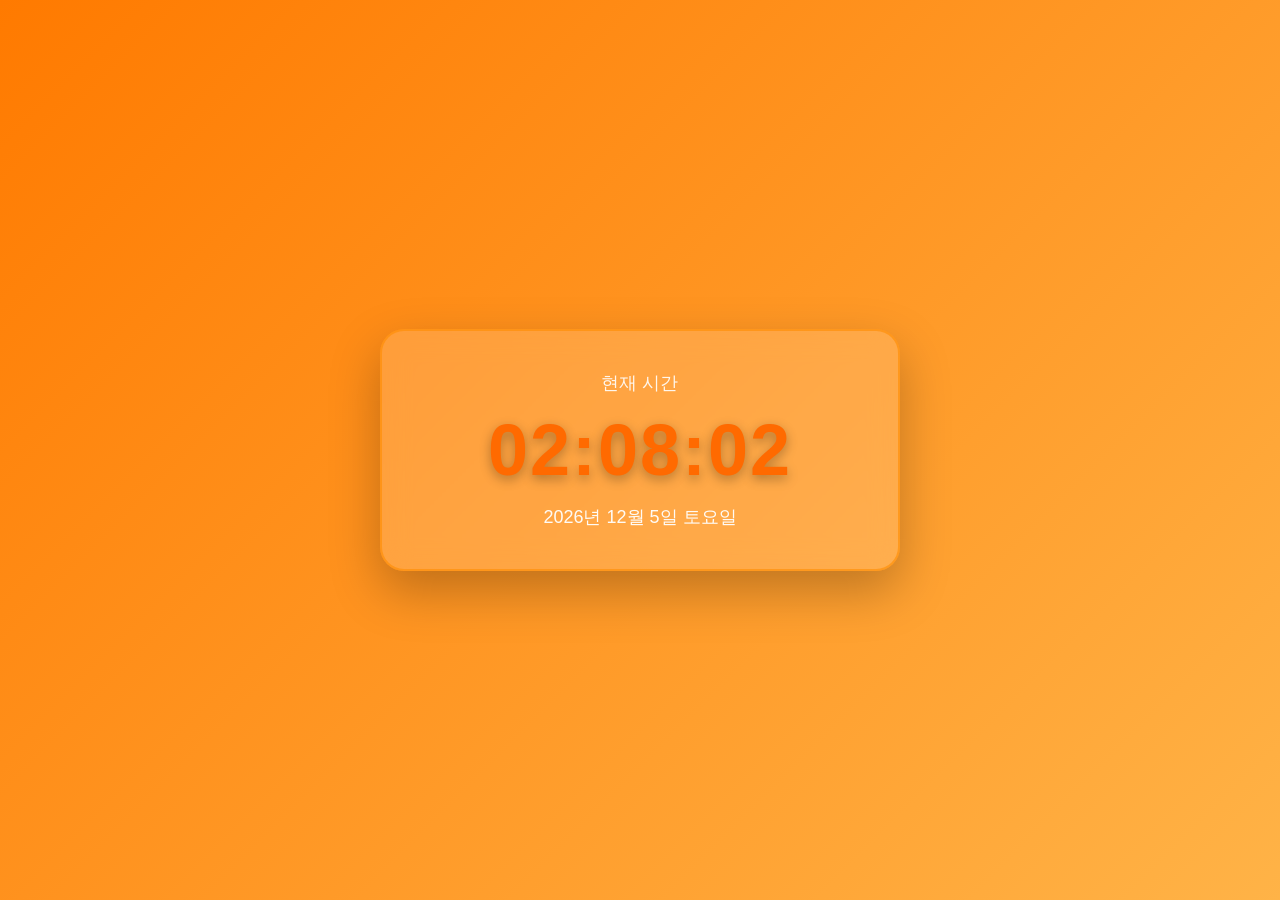
<file: front/index.html>
<!DOCTYPE html>
<html lang="ko">
<head>
  <meta charset="UTF-8" />
  <meta name="viewport" content="width=device-width, initial-scale=1.0" />
  <title>현재 시계</title>
  <style>
    * {
      box-sizing: border-box;
    }

    body {
      margin: 0;
      min-height: 100vh;
      display: flex;
      align-items: center;
      justify-content: center;
      background: linear-gradient(135deg, #ff7a00, #ffb347);
      font-family: -apple-system, BlinkMacSystemFont, "Segoe UI", Roboto, sans-serif;
      color: #ffffff;
    }

    .clock-card {
      width: min(90vw, 520px);
      padding: 40px 28px;
      text-align: center;
      border-radius: 24px;
      background: rgba(255, 255, 255, 0.15);
      backdrop-filter: blur(14px);
      box-shadow: 0 20px 50px rgba(0, 0, 0, 0.25);
      border: 2px solid rgba(255, 140, 0, 0.6);
    }

    .label {
      font-size: 18px;
      opacity: 0.9;
      margin-bottom: 14px;
    }

    .time {
      font-size: clamp(42px, 10vw, 72px);
      font-weight: 700;
      letter-spacing: 2px;
      margin: 0;
      color: #ff6a00;
      text-shadow: 0 4px 12px rgba(0,0,0,0.3);
    }

    .date {
      margin-top: 14px;
      font-size: 18px;
      opacity: 0.95;
    }
  </style>
</head>
<body>
  <div class="clock-card">
    <div class="label">현재 시간</div>
    <h1 class="time" id="time">00:00:00</h1>
    <div class="date" id="date">날짜를 불러오는 중...</div>
  </div>

  <script>
    function updateClock() {
      const now = new Date();

      const time = now.toLocaleTimeString('ko-KR', {
        hour12: false,
        hour: '2-digit',
        minute: '2-digit',
        second: '2-digit'
      });

      const date = now.toLocaleDateString('ko-KR', {
        year: 'numeric',
        month: 'long',
        day: 'numeric',
        weekday: 'long'
      });

      document.getElementById('time').textContent = time;
      document.getElementById('date').textContent = date;
    }

    updateClock();
    setInterval(updateClock, 1000);
  </script>
</body>
</html>
</file>
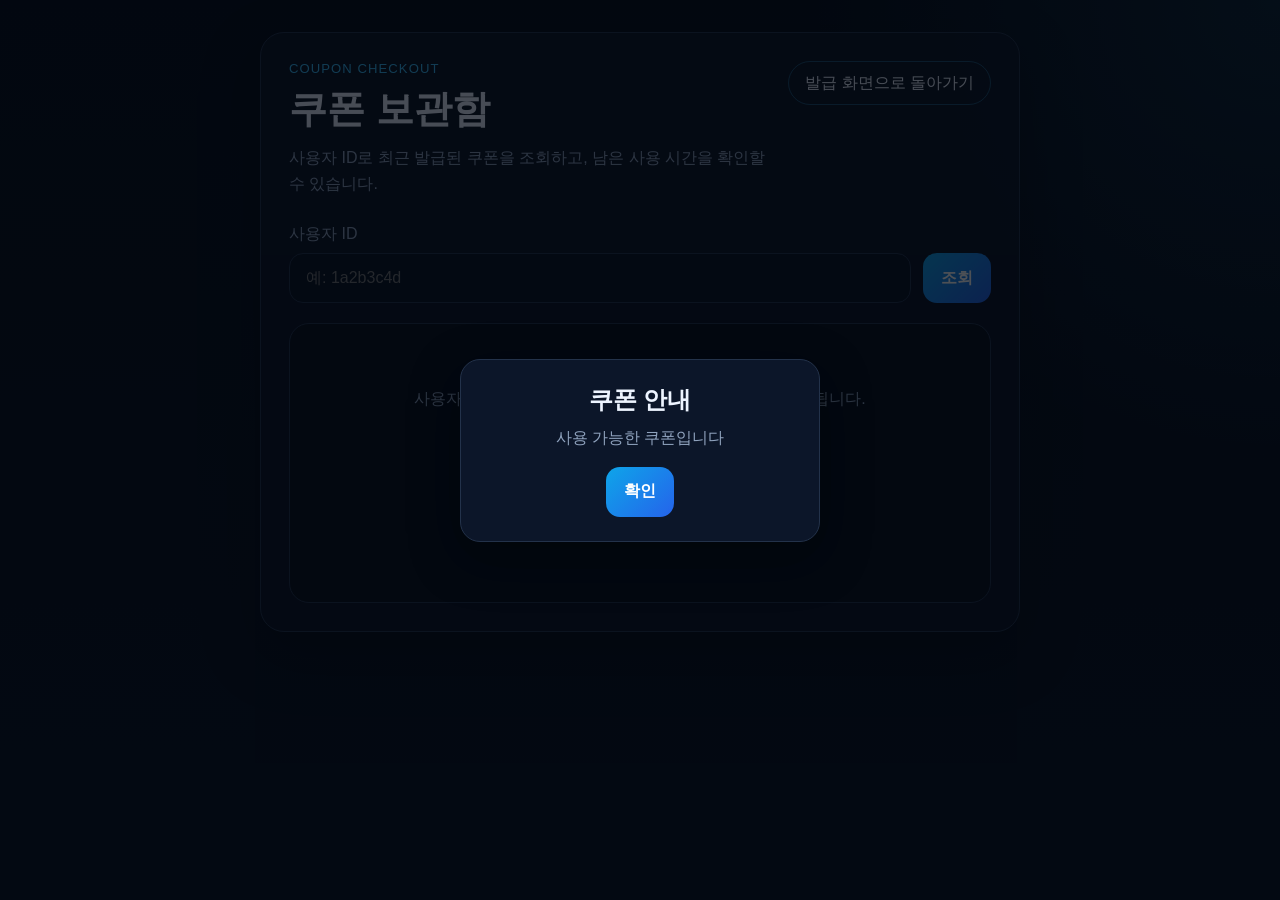
<file: mini-redis-coupon/frontend/coupon-checkout/index.html>
<!DOCTYPE html>
<html lang="ko">
<head>
    <meta charset="UTF-8">
    <meta name="viewport" content="width=device-width, initial-scale=1.0">
    <title>쿠폰 보관함</title>
    <link rel="stylesheet" href="../wg/coupon-checkout.css">
</head>
<body>
    <main class="checkout-shell">
        <section class="checkout-card">
            <header class="checkout-header">
                <div>
                    <p class="eyebrow">Coupon Checkout</p>
                    <h1>쿠폰 보관함</h1>
                    <p class="description">사용자 ID로 최근 발급된 쿠폰을 조회하고, 남은 사용 시간을 확인할 수 있습니다.</p>
                </div>
                <a class="back-link" href="/coupon/">발급 화면으로 돌아가기</a>
            </header>

            <form class="lookup-form" id="lookup-form">
                <label class="field-label" for="user-id-input">사용자 ID</label>
                <div class="lookup-controls">
                    <input id="user-id-input" name="userId" type="text" placeholder="예: 1a2b3c4d" autocomplete="off">
                    <button type="submit" class="primary-button">조회</button>
                </div>
            </form>

            <section class="coupon-panel" id="coupon-panel">
                <div class="empty-state" id="empty-state">사용자 ID를 입력하고 조회하면 보관된 쿠폰 정보가 표시됩니다.</div>

                <div class="coupon-result hidden" id="coupon-result">
                    <div class="status-row">
                        <span class="status-badge" id="status-badge">사용 가능</span>
                        <span class="method-chip" id="method-chip">발급 방식</span>
                    </div>

                    <dl class="coupon-details">
                        <div>
                            <dt>사용자 ID</dt>
                            <dd id="result-user-id">-</dd>
                        </div>
                        <div>
                            <dt>쿠폰 번호</dt>
                            <dd id="result-coupon-id">-</dd>
                        </div>
                        <div>
                            <dt>발급 시각</dt>
                            <dd id="result-issued-at">-</dd>
                        </div>
                        <div>
                            <dt>남은 사용 시간</dt>
                            <dd id="result-remaining">-</dd>
                        </div>
                    </dl>

                    <button type="button" class="use-button" id="use-coupon-button">쿠폰 사용</button>
                </div>
            </section>
        </section>
    </main>

    <div class="modal hidden" id="coupon-modal" role="dialog" aria-modal="true" aria-labelledby="coupon-modal-title">
        <div class="modal-content">
            <h2 id="coupon-modal-title">쿠폰 안내</h2>
            <p>사용 가능한 쿠폰입니다</p>
            <button type="button" class="primary-button" id="close-modal-button">확인</button>
        </div>
    </div>

    <script src="../wg/coupon-storage.js"></script>
    <script src="../wg/coupon-checkout.js"></script>
</body>
</html>
</file>
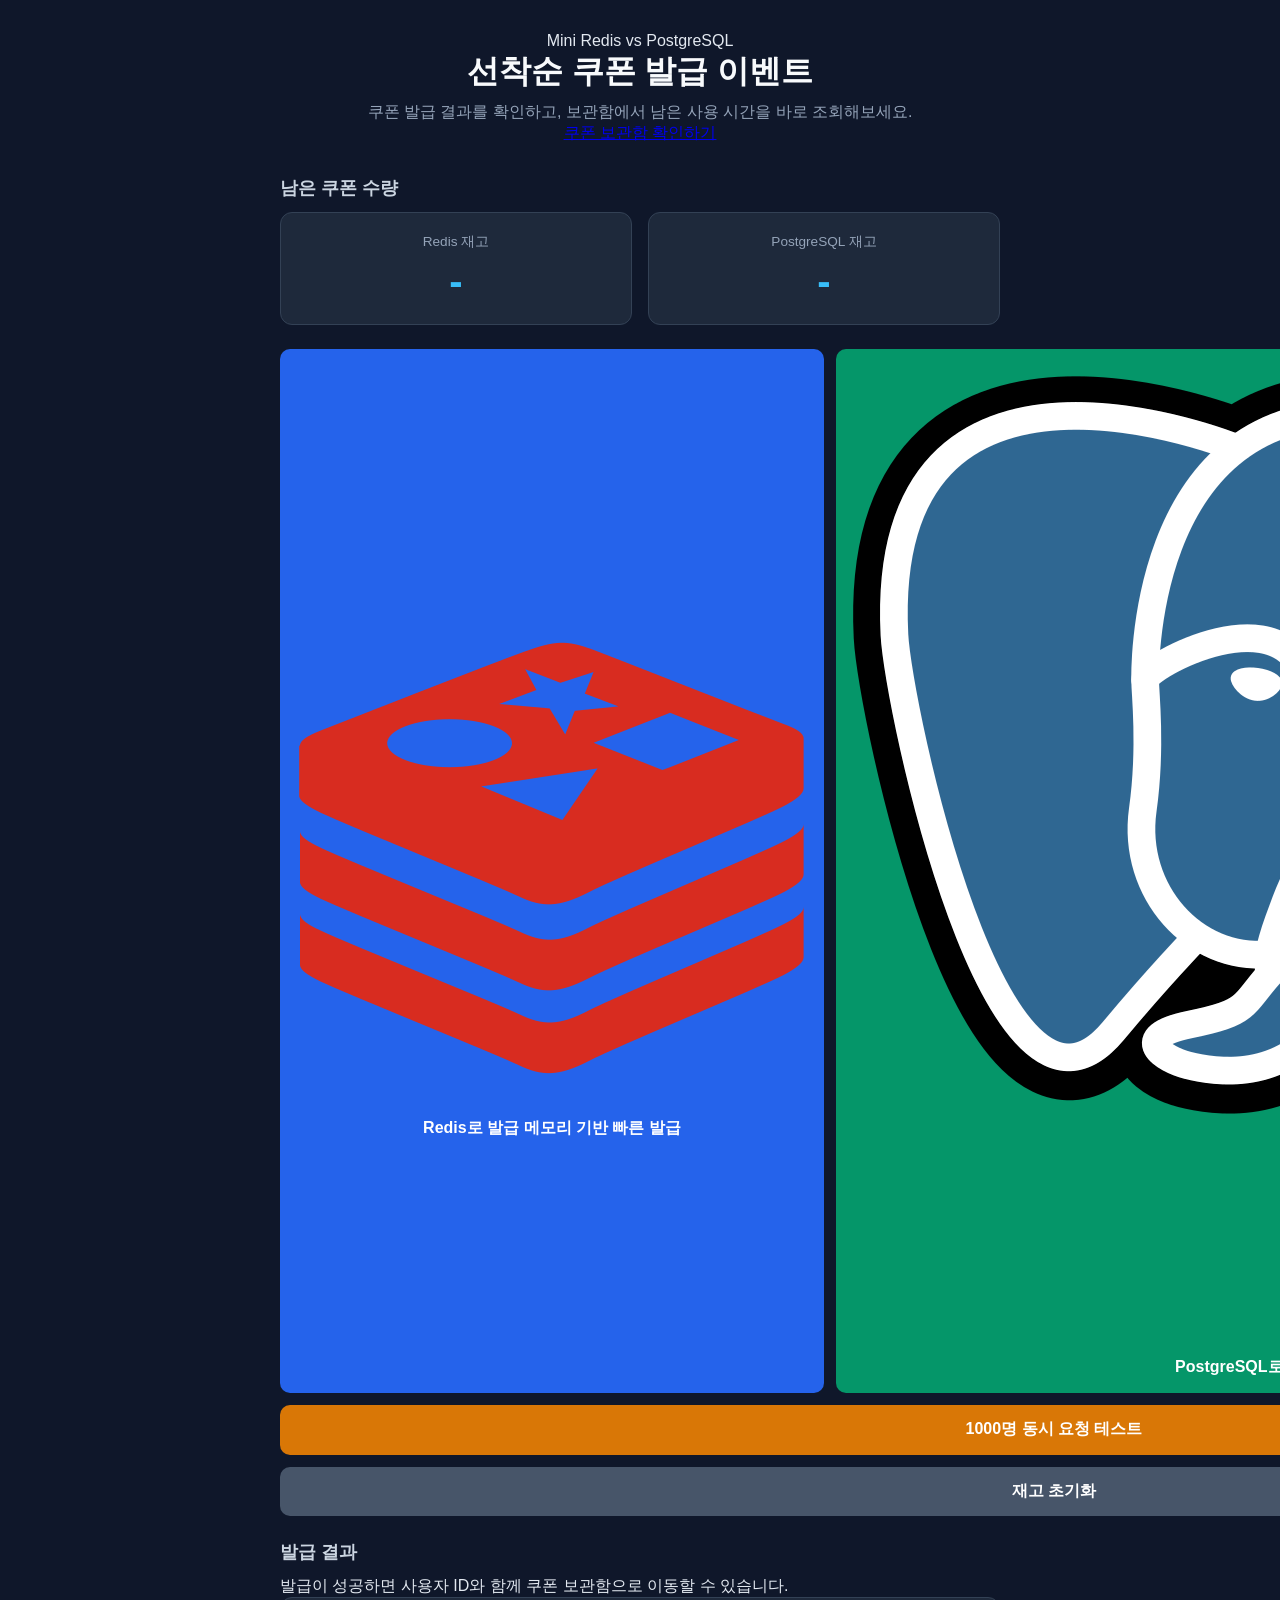
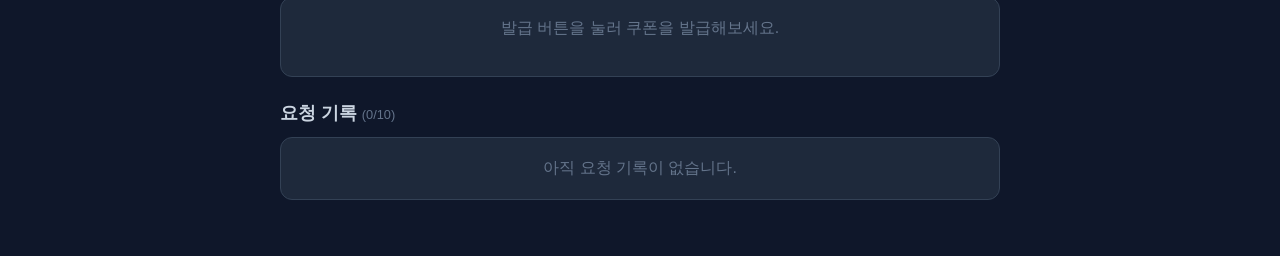
<file: mini-redis-coupon/frontend/coupon/index.html>
<!DOCTYPE html>
<html lang="ko">
<head>
    <meta charset="UTF-8">
    <meta name="viewport" content="width=device-width, initial-scale=1.0">
    <title>선착순 쿠폰 이벤트</title>
    <link rel="stylesheet" href="../style.css">
</head>
<body>
    <div class="container">
        <header class="page-header">
            <div>
                <p class="eyebrow">Mini Redis vs PostgreSQL</p>
                <h1>선착순 쿠폰 발급 이벤트</h1>
                <p class="subtitle">쿠폰 발급 결과를 확인하고, 보관함에서 남은 사용 시간을 바로 조회해보세요.</p>
            </div>
            <a class="vault-link" href="/coupon-checkout/" aria-label="쿠폰 보관함 확인하기">
                쿠폰 보관함 확인하기
            </a>
        </header>

        <section class="stock-section">
            <h2>남은 쿠폰 수량</h2>
            <div class="stock-display">
                <div class="stock-card">
                    <span class="stock-label">Redis 재고</span>
                    <span class="stock-value" id="redis-count">-</span>
                </div>
                <div class="stock-card">
                    <span class="stock-label">PostgreSQL 재고</span>
                    <span class="stock-value" id="db-count">-</span>
                </div>
            </div>
        </section>

        <section class="action-section">
            <button class="btn btn-redis" id="btn-redis" onclick="issueCouponRedis()">
                <span class="btn-icon-wrap" aria-hidden="true">
                    <img class="btn-icon" src="../wg/assets/redis.png" alt="">
                </span>
                <span class="btn-copy">
                    <span class="btn-title">Redis로 발급</span>
                    <span class="btn-subtitle">메모리 기반 빠른 발급</span>
                </span>
            </button>
            <button class="btn btn-db" id="btn-db" onclick="issueCouponDB()">
                <span class="btn-icon-wrap" aria-hidden="true">
                    <img class="btn-icon" src="../wg/assets/postgresql.png" alt="">
                </span>
                <span class="btn-copy">
                    <span class="btn-title">PostgreSQL로 발급</span>
                    <span class="btn-subtitle">DB 트랜잭션 기반 발급</span>
                </span>
            </button>
            <button class="btn btn-bulk" id="btn-bulk" onclick="bulkTest()">
                1000명 동시 요청 테스트
            </button>
            <button class="btn btn-reset" id="btn-reset" onclick="resetCoupon()">
                재고 초기화
            </button>
        </section>

        <section class="result-section">
            <div class="section-heading">
                <h2>발급 결과</h2>
                <p class="section-caption">발급이 성공하면 사용자 ID와 함께 쿠폰 보관함으로 이동할 수 있습니다.</p>
            </div>
            <div class="result-box" id="result-box">
                <p class="placeholder">발급 버튼을 눌러 쿠폰을 발급해보세요.</p>
            </div>
        </section>

        <section class="log-section">
            <h2>요청 기록 <span class="log-count" id="log-count">(0/10)</span></h2>
            <div class="log-list" id="log-list">
                <p class="placeholder">아직 요청 기록이 없습니다.</p>
            </div>
        </section>
    </div>

    <script src="../wg/coupon-storage.js"></script>
    <script src="../app.js"></script>
</body>
</html>
</file>
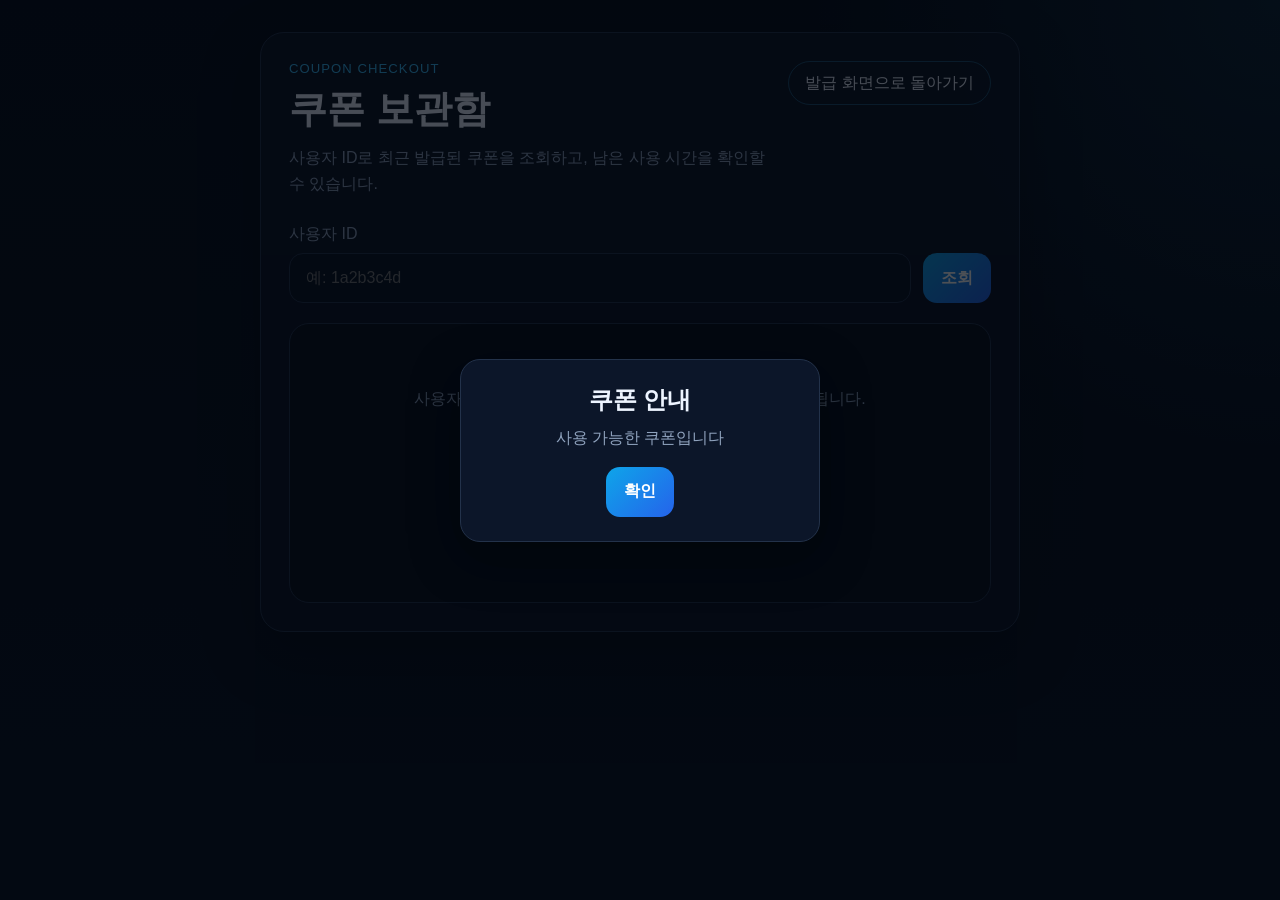
<file: mini-redis-coupon/frontend/wg/coupon-checkout.html>
<!DOCTYPE html>
<html lang="ko">
<head>
    <meta charset="UTF-8">
    <meta name="viewport" content="width=device-width, initial-scale=1.0">
    <title>쿠폰 보관함</title>
    <link rel="stylesheet" href="./coupon-checkout.css">
</head>
<body>
    <main class="checkout-shell">
        <section class="checkout-card">
            <header class="checkout-header">
                <div>
                    <p class="eyebrow">Coupon Checkout</p>
                    <h1>쿠폰 보관함</h1>
                    <p class="description">사용자 ID로 최근 발급된 쿠폰을 조회하고, 남은 사용 시간을 확인할 수 있습니다.</p>
                </div>
                <a class="back-link" href="/coupon/">발급 화면으로 돌아가기</a>
            </header>

            <form class="lookup-form" id="lookup-form">
                <label class="field-label" for="user-id-input">사용자 ID</label>
                <div class="lookup-controls">
                    <input id="user-id-input" name="userId" type="text" placeholder="예: 1a2b3c4d" autocomplete="off">
                    <button type="submit" class="primary-button">조회</button>
                </div>
            </form>

            <section class="coupon-panel" id="coupon-panel">
                <div class="empty-state" id="empty-state">사용자 ID를 입력하고 조회하면 보관된 쿠폰 정보가 표시됩니다.</div>

                <div class="coupon-result hidden" id="coupon-result">
                    <div class="status-row">
                        <span class="status-badge" id="status-badge">사용 가능</span>
                        <span class="method-chip" id="method-chip">발급 방식</span>
                    </div>

                    <dl class="coupon-details">
                        <div>
                            <dt>사용자 ID</dt>
                            <dd id="result-user-id">-</dd>
                        </div>
                        <div>
                            <dt>쿠폰 번호</dt>
                            <dd id="result-coupon-id">-</dd>
                        </div>
                        <div>
                            <dt>발급 시각</dt>
                            <dd id="result-issued-at">-</dd>
                        </div>
                        <div>
                            <dt>남은 사용 시간</dt>
                            <dd id="result-remaining">-</dd>
                        </div>
                    </dl>

                    <button type="button" class="use-button" id="use-coupon-button">쿠폰 사용</button>
                </div>
            </section>
        </section>
    </main>

    <div class="modal hidden" id="coupon-modal" role="dialog" aria-modal="true" aria-labelledby="coupon-modal-title">
        <div class="modal-content">
            <h2 id="coupon-modal-title">쿠폰 안내</h2>
            <p>사용 가능한 쿠폰입니다</p>
            <button type="button" class="primary-button" id="close-modal-button">확인</button>
        </div>
    </div>

    <script src="./coupon-storage.js"></script>
    <script src="./coupon-checkout.js"></script>
</body>
</html>
</file>
<file: mini-redis-coupon/frontend/wg/coupon-checkout.css>
* {
    box-sizing: border-box;
}

:root {
    color-scheme: dark;
    --bg: #08111f;
    --card: rgba(11, 20, 36, 0.92);
    --border: #23324a;
    --text: #edf4ff;
    --muted: #90a3be;
    --accent: #38bdf8;
    --success-bg: rgba(34, 197, 94, 0.16);
    --success-text: #86efac;
    --danger-bg: rgba(239, 68, 68, 0.14);
    --danger-text: #fca5a5;
}

body {
    margin: 0;
    min-height: 100vh;
    font-family: "Segoe UI", "Apple SD Gothic Neo", sans-serif;
    color: var(--text);
    background:
        radial-gradient(circle at top right, rgba(56, 189, 248, 0.12), transparent 30%),
        linear-gradient(180deg, #050b16 0%, var(--bg) 100%);
}

.checkout-shell {
    display: flex;
    justify-content: center;
    padding: 32px 16px;
}

.checkout-card {
    width: min(760px, 100%);
    padding: 28px;
    border: 1px solid var(--border);
    border-radius: 24px;
    background: var(--card);
    box-shadow: 0 22px 60px rgba(0, 0, 0, 0.3);
}

.checkout-header {
    display: flex;
    justify-content: space-between;
    gap: 18px;
    align-items: flex-start;
    margin-bottom: 28px;
}

.eyebrow {
    margin: 0 0 8px;
    color: var(--accent);
    letter-spacing: 0.08em;
    text-transform: uppercase;
    font-size: 0.82rem;
}

.checkout-header h1 {
    margin: 0 0 10px;
    font-size: clamp(1.8rem, 4vw, 2.4rem);
}

.description {
    margin: 0;
    color: var(--muted);
    line-height: 1.6;
}

.back-link {
    flex-shrink: 0;
    display: inline-flex;
    align-items: center;
    min-height: 44px;
    padding: 0 16px;
    border: 1px solid rgba(56, 189, 248, 0.35);
    border-radius: 999px;
    color: var(--text);
    text-decoration: none;
}

.lookup-form {
    margin-bottom: 20px;
}

.field-label {
    display: block;
    margin-bottom: 8px;
    color: var(--muted);
}

.lookup-controls {
    display: flex;
    gap: 12px;
}

.lookup-controls input {
    flex: 1;
    min-height: 50px;
    padding: 0 16px;
    border: 1px solid var(--border);
    border-radius: 14px;
    background: rgba(8, 17, 31, 0.85);
    color: var(--text);
    font-size: 1rem;
}

.lookup-controls input:focus {
    outline: 2px solid rgba(56, 189, 248, 0.35);
    outline-offset: 1px;
}

.primary-button,
.use-button {
    min-height: 50px;
    padding: 0 18px;
    border: 0;
    border-radius: 14px;
    background: linear-gradient(135deg, #0ea5e9, #2563eb);
    color: #fff;
    font-size: 1rem;
    font-weight: 700;
    cursor: pointer;
}

.coupon-panel {
    min-height: 280px;
    padding: 22px;
    border: 1px solid var(--border);
    border-radius: 20px;
    background: rgba(7, 14, 26, 0.9);
}

.empty-state {
    color: var(--muted);
    text-align: center;
    line-height: 1.6;
    padding: 40px 20px;
}

.hidden {
    display: none;
}

.status-row {
    display: flex;
    gap: 10px;
    align-items: center;
    margin-bottom: 18px;
}

.status-badge,
.method-chip {
    display: inline-flex;
    align-items: center;
    min-height: 32px;
    padding: 0 12px;
    border-radius: 999px;
    font-size: 0.88rem;
    font-weight: 700;
}

.status-badge.available {
    background: var(--success-bg);
    color: var(--success-text);
}

.status-badge.expired {
    background: var(--danger-bg);
    color: var(--danger-text);
}

.method-chip {
    background: rgba(56, 189, 248, 0.14);
    color: #bae6fd;
}

.coupon-details {
    display: grid;
    grid-template-columns: repeat(2, minmax(0, 1fr));
    gap: 16px;
    margin: 0 0 24px;
}

.coupon-details div {
    padding: 16px;
    border: 1px solid var(--border);
    border-radius: 16px;
    background: rgba(11, 20, 36, 0.88);
}

.coupon-details dt {
    margin-bottom: 8px;
    color: var(--muted);
    font-size: 0.9rem;
}

.coupon-details dd {
    margin: 0;
    font-size: 1.08rem;
    font-weight: 700;
    word-break: break-word;
}

.coupon-details dd.expired-text {
    color: var(--danger-text);
}

.use-button {
    width: 100%;
}

.modal {
    position: fixed;
    inset: 0;
    display: flex;
    align-items: center;
    justify-content: center;
    padding: 16px;
    background: rgba(2, 6, 14, 0.7);
}

.modal-content {
    width: min(360px, 100%);
    padding: 24px;
    border: 1px solid var(--border);
    border-radius: 20px;
    background: #0c1629;
    text-align: center;
    box-shadow: 0 16px 50px rgba(0, 0, 0, 0.35);
}

.modal-content h2 {
    margin: 0 0 12px;
}

.modal-content p {
    margin: 0 0 18px;
    color: var(--muted);
}

@media (max-width: 640px) {
    .checkout-card {
        padding: 22px;
    }

    .checkout-header,
    .lookup-controls {
        flex-direction: column;
    }

    .coupon-details {
        grid-template-columns: 1fr;
    }
}
</file>
<file: mini-redis-coupon/frontend/style.css>
/* 전체 스타일 초기화 및 기본 설정 */
* {
    margin: 0;
    padding: 0;
    box-sizing: border-box;
}

body {
    font-family: -apple-system, BlinkMacSystemFont, 'Segoe UI', Roboto, sans-serif;
    background: #0f172a;
    color: #e2e8f0;
    min-height: 100vh;
    padding: 2rem 1rem;
}

/* 컨테이너 */
.container {
    max-width: 720px;
    margin: 0 auto;
}

/* 헤더 */
header {
    text-align: center;
    margin-bottom: 2rem;
}

header h1 {
    font-size: 2rem;
    color: #f8fafc;
    margin-bottom: 0.5rem;
}

.subtitle {
    color: #94a3b8;
    font-size: 1rem;
}

/* 섹션 공통 */
section {
    margin-bottom: 1.5rem;
}

section h2 {
    font-size: 1.1rem;
    color: #cbd5e1;
    margin-bottom: 0.75rem;
}

/* 재고 현황 카드 */
.stock-display {
    display: flex;
    gap: 1rem;
}

.stock-card {
    flex: 1;
    background: #1e293b;
    border: 1px solid #334155;
    border-radius: 12px;
    padding: 1.25rem;
    text-align: center;
}

.stock-label {
    display: block;
    font-size: 0.85rem;
    color: #94a3b8;
    margin-bottom: 0.5rem;
}

.stock-value {
    display: block;
    font-size: 2.5rem;
    font-weight: 700;
    color: #38bdf8;
}

/* 버튼 영역 */
.action-section {
    display: grid;
    grid-template-columns: 1fr 1fr;
    gap: 0.75rem;
}

.btn {
    padding: 0.9rem 1rem;
    border: none;
    border-radius: 10px;
    font-size: 1rem;
    font-weight: 600;
    cursor: pointer;
    transition: transform 0.1s, opacity 0.2s;
}

.btn:hover {
    transform: translateY(-1px);
}

.btn:active {
    transform: translateY(0);
}

.btn:disabled {
    opacity: 0.5;
    cursor: not-allowed;
    transform: none;
}

/* 버튼 색상 */
.btn-redis {
    background: #2563eb;
    color: white;
}

.btn-db {
    background: #059669;
    color: white;
}

.btn-bulk {
    background: #d97706;
    color: white;
    grid-column: 1 / -1;
}

.btn-query {
    background: #7c3aed;
    color: white;
    grid-column: 1 / -1;
}

.btn-reset {
    background: #475569;
    color: white;
    grid-column: 1 / -1;
}

/* 결과 박스 */
.result-box {
    background: #1e293b;
    border: 1px solid #334155;
    border-radius: 12px;
    padding: 1.25rem;
    min-height: 80px;
}

.result-box .placeholder {
    color: #64748b;
    text-align: center;
}

/* 결과 내용 스타일 */
.result-success {
    color: #4ade80;
}

.result-fail {
    color: #f87171;
}

.result-info {
    color: #38bdf8;
}

.result-time {
    color: #fbbf24;
    font-size: 0.9rem;
    margin-top: 0.5rem;
}

/* 벌크 테스트 결과 */
.bulk-result {
    display: grid;
    grid-template-columns: 1fr 1fr;
    gap: 1rem;
}

.bulk-column h3 {
    font-size: 1rem;
    margin-bottom: 0.5rem;
}

.bulk-column p {
    font-size: 0.9rem;
    margin-bottom: 0.25rem;
}

/* 동시성 제어 방식 설명 */
.result-detail {
    color: #94a3b8;
    font-size: 0.78rem;
    margin-top: 0.5rem;
    line-height: 1.5;
    border-top: 1px solid #334155;
    padding-top: 0.5rem;
}

/* 비교 요약 바 */
.bulk-summary {
    margin-top: 1rem;
    padding: 0.75rem 1rem;
    background: #1a2332;
    border: 1px solid #334155;
    border-radius: 8px;
    text-align: center;
    font-size: 0.95rem;
    color: #fbbf24;
}

/* 쿠폰 조회 목록 */
.coupon-list {
    max-height: 180px;
    overflow-y: auto;
    margin: 0.5rem 0;
}

.coupon-item {
    font-size: 0.82rem;
    padding: 0.3rem 0;
    color: #cbd5e1;
    font-family: 'SF Mono', 'Consolas', monospace;
}

.ttl-badge {
    display: inline-block;
    background: #334155;
    color: #fbbf24;
    padding: 0.1rem 0.4rem;
    border-radius: 4px;
    font-size: 0.75rem;
    margin-left: 0.3rem;
}

/* 로그 영역 */
.log-count {
    font-size: 0.8rem;
    color: #64748b;
    font-weight: 400;
}

.log-list {
    background: #1e293b;
    border: 1px solid #334155;
    border-radius: 12px;
    padding: 0.75rem;
    max-height: 300px;
    overflow-y: auto;
}

.log-list .placeholder {
    color: #64748b;
    text-align: center;
    padding: 0.5rem;
}

.log-item {
    padding: 0.5rem 0.75rem;
    border-bottom: 1px solid #1e293b;
    font-size: 0.85rem;
    display: flex;
    justify-content: space-between;
    align-items: center;
}

.log-item:last-child {
    border-bottom: none;
}

.log-item .log-msg {
    flex: 1;
}

.log-item .log-time {
    color: #fbbf24;
    font-size: 0.8rem;
    white-space: nowrap;
    margin-left: 0.5rem;
}

.log-item.success .log-msg {
    color: #4ade80;
}

.log-item.fail .log-msg {
    color: #f87171;
}

.log-item.info .log-msg {
    color: #38bdf8;
}

/* 로딩 스피너 */
.loading {
    display: inline-block;
    width: 18px;
    height: 18px;
    border: 2px solid rgba(255,255,255,0.3);
    border-top-color: white;
    border-radius: 50%;
    animation: spin 0.6s linear infinite;
    vertical-align: middle;
    margin-right: 0.5rem;
}

@keyframes spin {
    to { transform: rotate(360deg); }
}

/* 반응형 */
@media (max-width: 480px) {
    .action-section {
        grid-template-columns: 1fr;
    }
    .btn-bulk, .btn-reset {
        grid-column: auto;
    }
    .stock-display {
        flex-direction: column;
    }
    .bulk-result {
        grid-template-columns: 1fr;
    }
}
</file>
